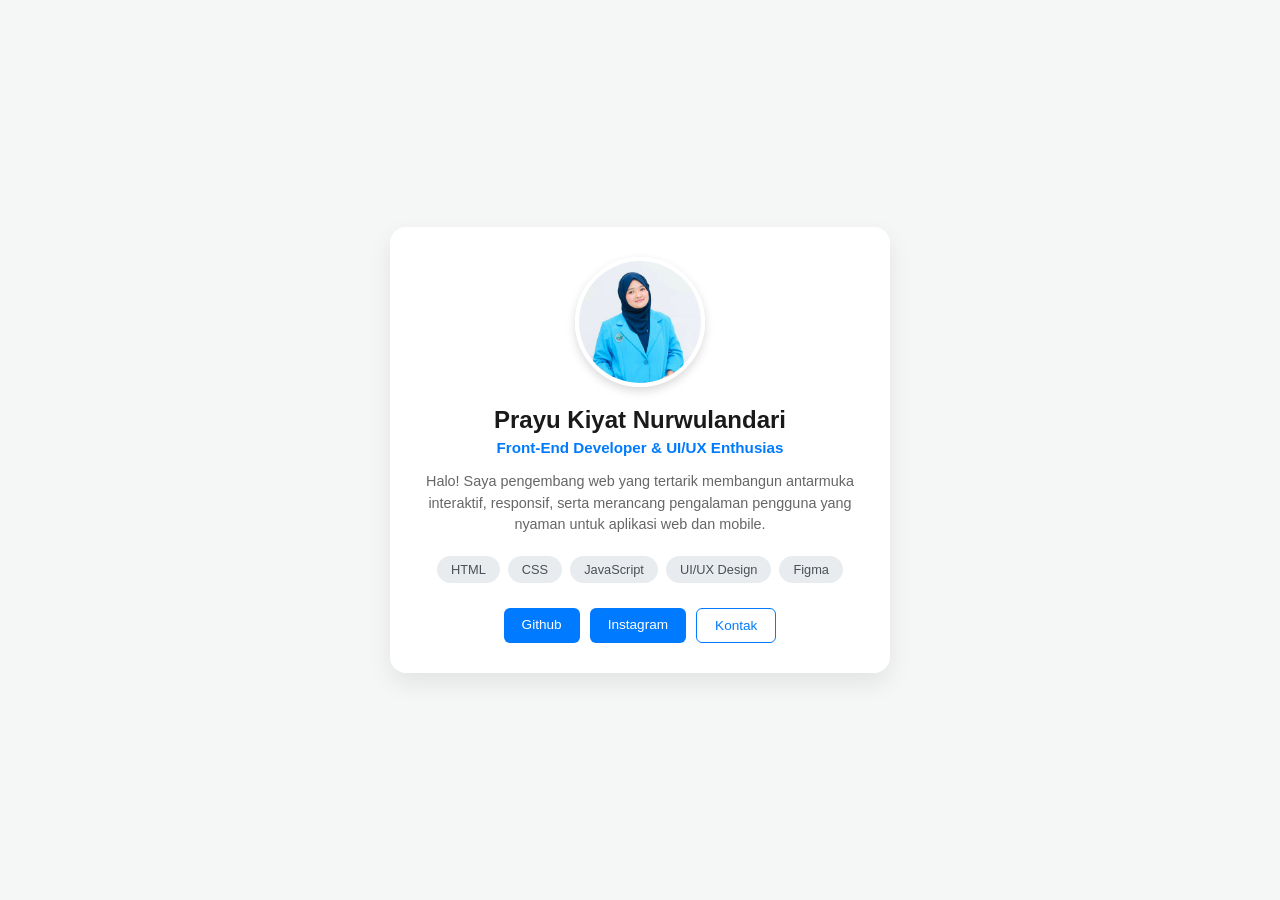
<file: profil_1/index.html>
<!DOCTYPE html>
<html lang="en">

<head>
    <meta charset="UTF-8">
    <meta name="viewport" content="width=device-width, initial-scale=1.0">
    <title>Profil Saya (1)</title>
    <link rel="stylesheet" href="../profil_1/style.css">
</head>

<body>
    <div class="card">
        <img src="images/foto-profil.jpg" alt="Foto Profil" class="avatar">
        <h1>Prayu Kiyat Nurwulandari</h1>
        <p class="subtitle">Front-End Developer & UI/UX Enthusias</p>
        <p class="bio">
            Halo! Saya pengembang web yang tertarik membangun antarmuka interaktif, 
            responsif, serta merancang pengalaman pengguna yang nyaman untuk aplikasi web dan mobile.
        </p>
        <div class="skills">
            <span class="badge">HTML</span>
            <span class="badge">CSS</span>
            <span class="badge">JavaScript</span>
            <span class="badge">UI/UX Design</span>
            <span class="badge">Figma</span>
        </div>
        <div class="links">
            <a href="https://github.com/prayuw" target="_black" class="btn">Github</a>
            <a href="https://www.instagram.com/the247.docs?igsi=bGJ0MWU3anpidmNy" target="_blank" class="btn">Instagram</a> 
            <a href="https://wa.me/6288991506424?text=Hallo" class="btn btn-outline">Kontak</a>
        </div>
    </div>
</body>
</html>
</file>
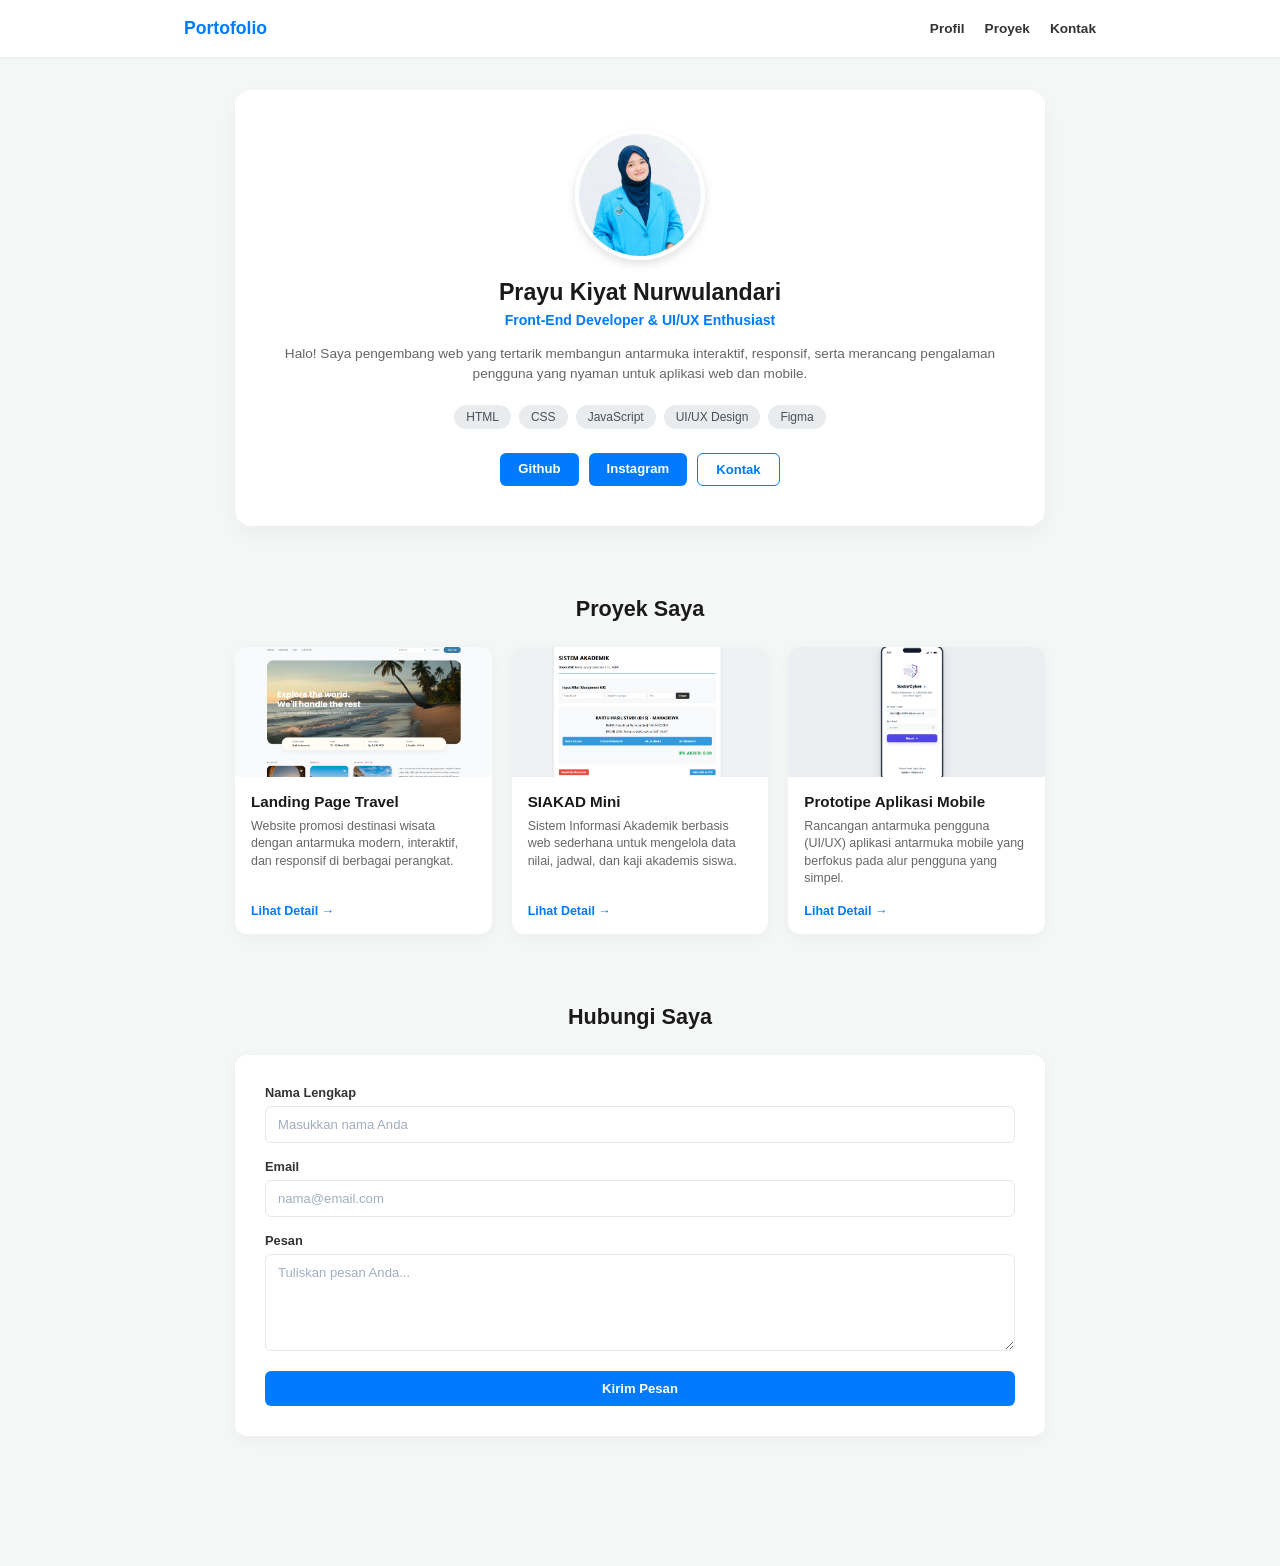
<file: profil_2/index.html>
<!DOCTYPE html>
<html lang="id">
<head>
    <meta charset="UTF-8">
    <meta name="viewport" content="width=device-width, initial-scale=1.0">
    <title>Portofolio Saya (2)</title>
    <link rel="stylesheet" href="../profil_2/style.css">
</head>
<body>

    <!-- Header / Navbar -->
    <header class="navbar">
        <div class="nav-container">
            <a href="#" class="logo">Portofolio</a>
            <nav class="nav-links">
                <a href="#profile">Profil</a>
                <a href="#projects">Proyek</a>
                <a href="#contact">Kontak</a>
            </nav>
        </div>
    </header>

    <main class="container">
        <!-- Section Profil -->
        <section id="profile" class="section">
            <div class="card">
                <img src="../profil_1/images/foto-profil.jpg" alt="Foto Profil" class="avatar">
                <h1>Prayu Kiyat Nurwulandari</h1>
                <p class="subtitle">Front-End Developer & UI/UX Enthusiast</p>
                <p class="bio">
                    Halo! Saya pengembang web yang tertarik membangun antarmuka interaktif, 
                    responsif, serta merancang pengalaman pengguna yang nyaman untuk aplikasi web dan mobile.
                </p>
                <div class="skills">
                    <span class="badge">HTML</span>
                    <span class="badge">CSS</span>
                    <span class="badge">JavaScript</span>
                    <span class="badge">UI/UX Design</span>
                    <span class="badge">Figma</span>
                </div>
                <div class="links">
                    <a href="https://github.com/prayuw" target="_black" class="btn">Github</a>
                    <a href="https://www.instagram.com/the247.docs?igsi=bGJ0MWU3anpidmNy" target="_blank" class="btn">Instagram</a> 
                    <a href="https://wa.me/6288991506424?text=Hallo" class="btn btn-outline">Kontak</a>
                </div>
            </div>
        </section>

        <!-- Section Proyek -->
        <section id="projects" class="section">
            <h2 class="section-title">Proyek Saya</h2>
            <div class="projects-grid">
                <div class="project-card">
                    <img src="../profil_2/images/landing-page.png" alt="Landing Page Travel" class="project-img">
                    <div class="project-info">
                        <h3>Landing Page Travel</h3>
                        <p>Website promosi destinasi wisata dengan antarmuka modern, interaktif, dan responsif di berbagai perangkat.</p>
                        <a href="#" class="btn-detail">Lihat Detail →</a>
                    </div>
                </div>
                <div class="project-card">
                    <img src="../profil_2/images/siakad-mini.png" alt="SIAKAD Mini" class="project-img">
                    <div class="project-info">
                        <h3>SIAKAD Mini</h3>
                        <p>Sistem Informasi Akademik berbasis web sederhana untuk mengelola data nilai, jadwal, dan kaji akademis siswa.</p>
                        <a href="#" class="btn-detail">Lihat Detail →</a>
                    </div>
                </div>
                <div class="project-card">
                    <img src="../profil_2/images/prototipe-mobile.png" alt="Prototipe Aplikasi Mobile" class="project-img">
                    <div class="project-info">
                        <h3>Prototipe Aplikasi Mobile</h3>
                        <p>Rancangan antarmuka pengguna (UI/UX) aplikasi antarmuka mobile yang berfokus pada alur pengguna yang simpel.</p>
                        <a href="https://sadar-cyber-proto-v1.vercel.app/" class="btn-detail">Lihat Detail →</a>
                    </div>
                </div>
            </div>
        </section>

        <!-- Section Kontak -->
        <section id="contact" class="section">
            <h2 class="section-title">Hubungi Saya</h2>
            <div class="contact-card">
                <form action="#" method="POST" class="contact-form">
                    <div class="form-group">
                        <label for="name">Nama Lengkap</label>
                        <input type="text" id="name" name="name" placeholder="Masukkan nama Anda" required>
                    </div>
                    <div class="form-group">
                        <label for="email">Email</label>
                        <input type="email" id="email" name="email" placeholder="nama@email.com" required>
                    </div>
                    <div class="form-group">
                        <label for="message">Pesan</label>
                        <textarea id="message" name="message" rows="5" placeholder="Tuliskan pesan Anda..." required></textarea>
                    </div>
                    <button type="submit" class="btn btn-submit">Kirim Pesan</button>
                </form>
            </div>
        </section>
    </main>

</body>
</html>
</file>
<file: profil_1/style.css>
* {
    margin: 0;
    padding: 0;
    box-sizing: border-box;
    font-family: 'Segoe UI', Tahoma, Geneva, Verdana, sans-serif;
}

body {
    background-color: #f4f7f6;
    color: #333;
    display: flex;
    justify-content: center;
    align-items: center;
    min-height: 100vh;
    padding: 20px;
}

.card {
    background: #ffffff;
    max-width: 500px;
    width: 100%;
    padding: 30px;
    border-radius: 16px;
    box-shadow: 0 10px 25px rgba(0, 0, 0, 0.08);
    text-align: center;
}

.avatar {
    width: 130px;
    height: 130px;
    border-radius: 50%;
    object-fit: cover;
    /* Menjaga rasio foto agar tidak distorsi/gepeng */
    margin-bottom: 15px;
    border: 4px solid #ffffff;
    box-shadow: 0 4px 10px rgba(0, 0, 0, 0.15);
}

h1 {
    font-size: 1.5rem;
    margin-bottom: 5px;
    color: #1a1a1a;
}

.subtitle {
    font-size: 0.95rem;
    color: #007bff;
    margin-bottom: 15px;
    font-weight: 600;
}

.bio {
    font-size: 0.9rem;
    line-height: 1.5;
    color: #666;
    margin-bottom: 20px;
}

.skills {
    display: flex;
    justify-content: center;
    gap: 8px;
    margin-bottom: 25px;
    flex-wrap: wrap;
}

.badge {
    background-color: #e9ecef;
    color: #495057;
    padding: 6px 14px;
    border-radius: 20px;
    font-size: 0.8rem;
    font-weight: 500;
}

.links {
    display: flex;
    gap: 10px;
    justify-content: center;
}

.btn {
    text-decoration: none;
    color: #fff;
    background-color: #007bff;
    padding: 9px 18px;
    border-radius: 6px;
    font-size: 0.85rem;
    font-weight: 500;
    transition: background-color 0.2s ease, color 0.2s ease;
}

.btn:hover {
    background-color: #0056b3;
}

.btn-outline {
    background-color: transparent;
    color: #007bff;
    border: 1px solid #007bff;
}

.btn-outline:hover {
    background-color: #007bff;
    color: #fff;
}
</file>
<file: profil_2/style.css>
* {
    margin: 0;
    padding: 0;
    box-sizing: border-box;
    font-family: 'Segoe UI', Tahoma, Geneva, Verdana, sans-serif;
    scroll-behavior: smooth;
}

body {
    background-color: #f4f7f6;
    color: #333;
    padding-top: 90px;
    padding-bottom: 60px;
}

/* Navbar */
.navbar {
    position: fixed;
    top: 0;
    left: 0;
    width: 100%;
    background: #ffffff;
    box-shadow: 0 1px 4px rgba(0, 0, 0, 0.05);
    z-index: 1000;
}

.nav-container {
    max-width: 960px;
    margin: 0 auto;
    display: flex;
    justify-content: space-between;
    align-items: center;
    padding: 18px 24px;
}

.logo {
    font-size: 1.1rem;
    font-weight: 700;
    color: #007bff;
    text-decoration: none;
}

.nav-links {
    display: flex;
    gap: 20px;
}

.nav-links a {
    text-decoration: none;
    color: #333;
    font-size: 0.85rem;
    font-weight: 600;
    transition: color 0.2s ease;
}

.nav-links a:hover {
    color: #007bff;
}

/* Layout Container */
.container {
    max-width: 850px;
    margin: 0 auto;
    padding: 0 20px;
}

.section {
    margin-bottom: 70px;
}

.section-title {
    text-align: center;
    font-size: 1.35rem;
    font-weight: 700;
    color: #1a1a1a;
    margin-bottom: 25px;
}

/* Profile Card */
.card {
    background: #ffffff;
    max-width: 820px;
    margin: 0 auto;
    padding: 40px 35px;
    border-radius: 16px;
    box-shadow: 0 8px 20px rgba(0, 0, 0, 0.04);
    text-align: center;
}

.avatar {
    width: 130px;
    height: 130px;
    border-radius: 50%;
    object-fit: cover;
    margin-bottom: 15px;
    border: 4px solid #ffffff;
    box-shadow: 0 4px 10px rgba(0, 0, 0, 0.12);
    transition: transform 0.3s ease;
}

.avatar:hover {
    transform: scale(1.05);
}

h1 {
    font-size: 1.45rem;
    margin-bottom: 6px;
    color: #1a1a1a;
    font-weight: 700;
}

.subtitle {
    font-size: 0.88rem;
    color: #007bff;
    margin-bottom: 16px;
    font-weight: 600;
}

.bio {
    font-size: 0.85rem;
    line-height: 1.5;
    color: #666;
    margin-bottom: 20px;
}

.skills {
    display: flex;
    justify-content: center;
    gap: 8px;
    margin-bottom: 24px;
    flex-wrap: wrap;
}

.badge {
    background-color: #e9ecef;
    color: #495057;
    padding: 5px 12px;
    border-radius: 20px;
    font-size: 0.75rem;
    font-weight: 500;
}

.links {
    display: flex;
    gap: 10px;
    justify-content: center;
}

.btn {
    display: inline-block;
    text-decoration: none;
    color: #fff;
    background-color: #007bff;
    padding: 8px 18px;
    border-radius: 6px;
    font-size: 0.82rem;
    font-weight: 600;
    transition: background-color 0.2s ease, transform 0.2s ease;
    border: none;
    cursor: pointer;
}

.btn:hover {
    background-color: #0056b3;
}

.btn-outline {
    background-color: transparent;
    color: #007bff;
    border: 1px solid #007bff;
}

.btn-outline:hover {
    background-color: #007bff;
    color: #fff;
}

/* Projects Section */
.projects-grid {
    display: grid;
    grid-template-columns: repeat(3, 1fr);
    gap: 20px;
}

.project-card {
    background: #ffffff;
    border-radius: 12px;
    overflow: hidden;
    box-shadow: 0 4px 15px rgba(0, 0, 0, 0.04);
    display: flex;
    flex-direction: column;
    transition: transform 0.3s ease, box-shadow 0.3s ease;
}

.project-card:hover {
    transform: translateY(-4px);
    box-shadow: 0 8px 20px rgba(0, 0, 0, 0.08);
}

.project-img {
    width: 100%;
    height: 130px;
    object-fit: cover;
}

.project-info {
    padding: 16px;
    display: flex;
    flex-direction: column;
    flex-grow: 1;
}

.project-info h3 {
    font-size: 0.95rem;
    font-weight: 700;
    margin-bottom: 8px;
    color: #1a1a1a;
}

.project-info p {
    font-size: 0.78rem;
    color: #666;
    line-height: 1.4;
    margin-bottom: 16px;
    flex-grow: 1;
}

.btn-detail {
    text-decoration: none;
    font-size: 0.78rem;
    color: #007bff;
    font-weight: 600;
}

.btn-detail:hover {
    color: #0056b3;
}

/* Contact Section */
.contact-card {
    background: #ffffff;
    padding: 30px;
    border-radius: 12px;
    box-shadow: 0 4px 15px rgba(0, 0, 0, 0.04);
    max-width: 820px;
    margin: 0 auto;
}

.contact-form {
    display: flex;
    flex-direction: column;
    gap: 16px;
}

.form-group {
    display: flex;
    flex-direction: column;
    gap: 6px;
}

.form-group label {
    font-size: 0.8rem;
    font-weight: 700;
    color: #333;
}

.form-group input,
.form-group textarea {
    width: 100%;
    padding: 10px 12px;
    border: 1px solid #e2e8f0;
    border-radius: 6px;
    font-size: 0.82rem;
    outline: none;
    color: #333;
    transition: border-color 0.2s ease;
}

.form-group input::placeholder,
.form-group textarea::placeholder {
    color: #a0aec0;
}

.form-group input:focus,
.form-group textarea:focus {
    border-color: #007bff;
}

.form-group textarea {
    resize: vertical;
}

.btn-submit {
    width: 100%;
    padding: 10px;
    margin-top: 4px;
}

/* Responsive (Mobile) */
@media (max-width: 768px) {
    .projects-grid {
        grid-template-columns: 1fr;
    }

    .nav-container {
        flex-direction: column;
        gap: 10px;
    }
}
</file>
